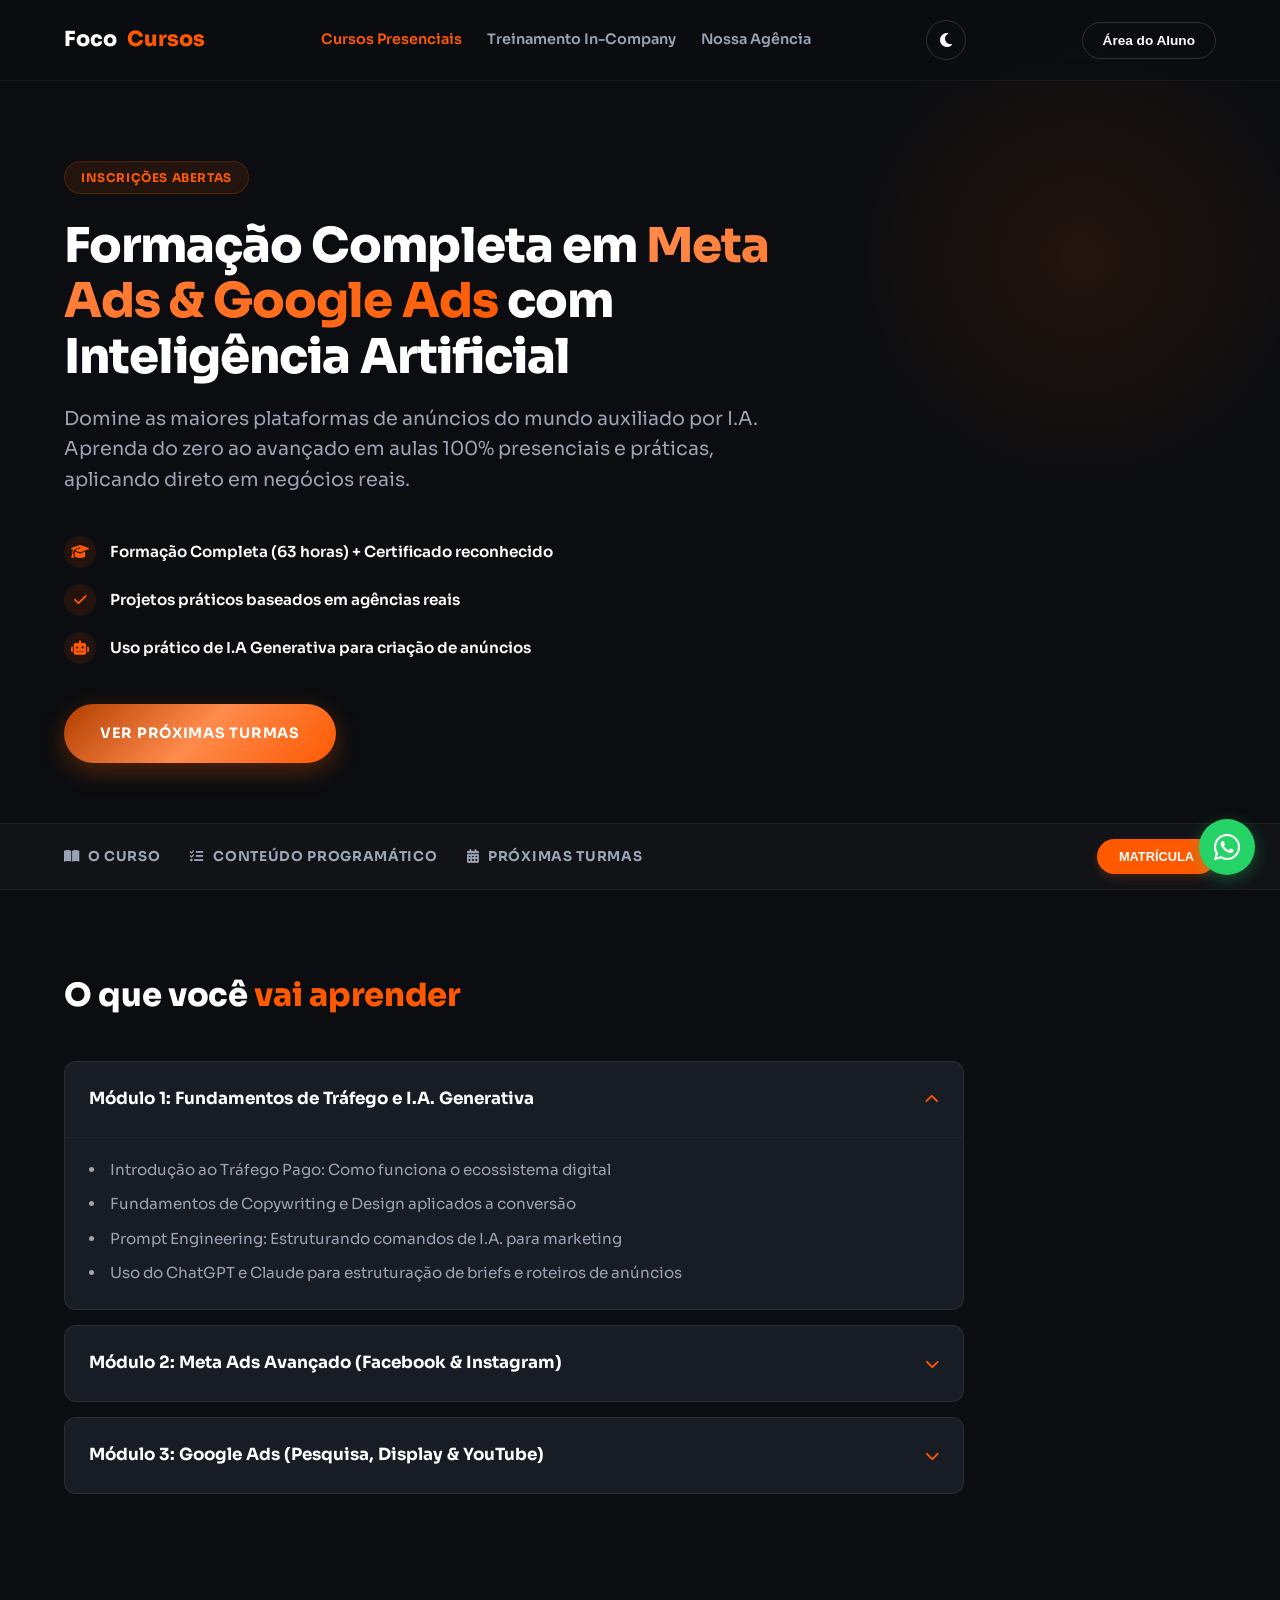
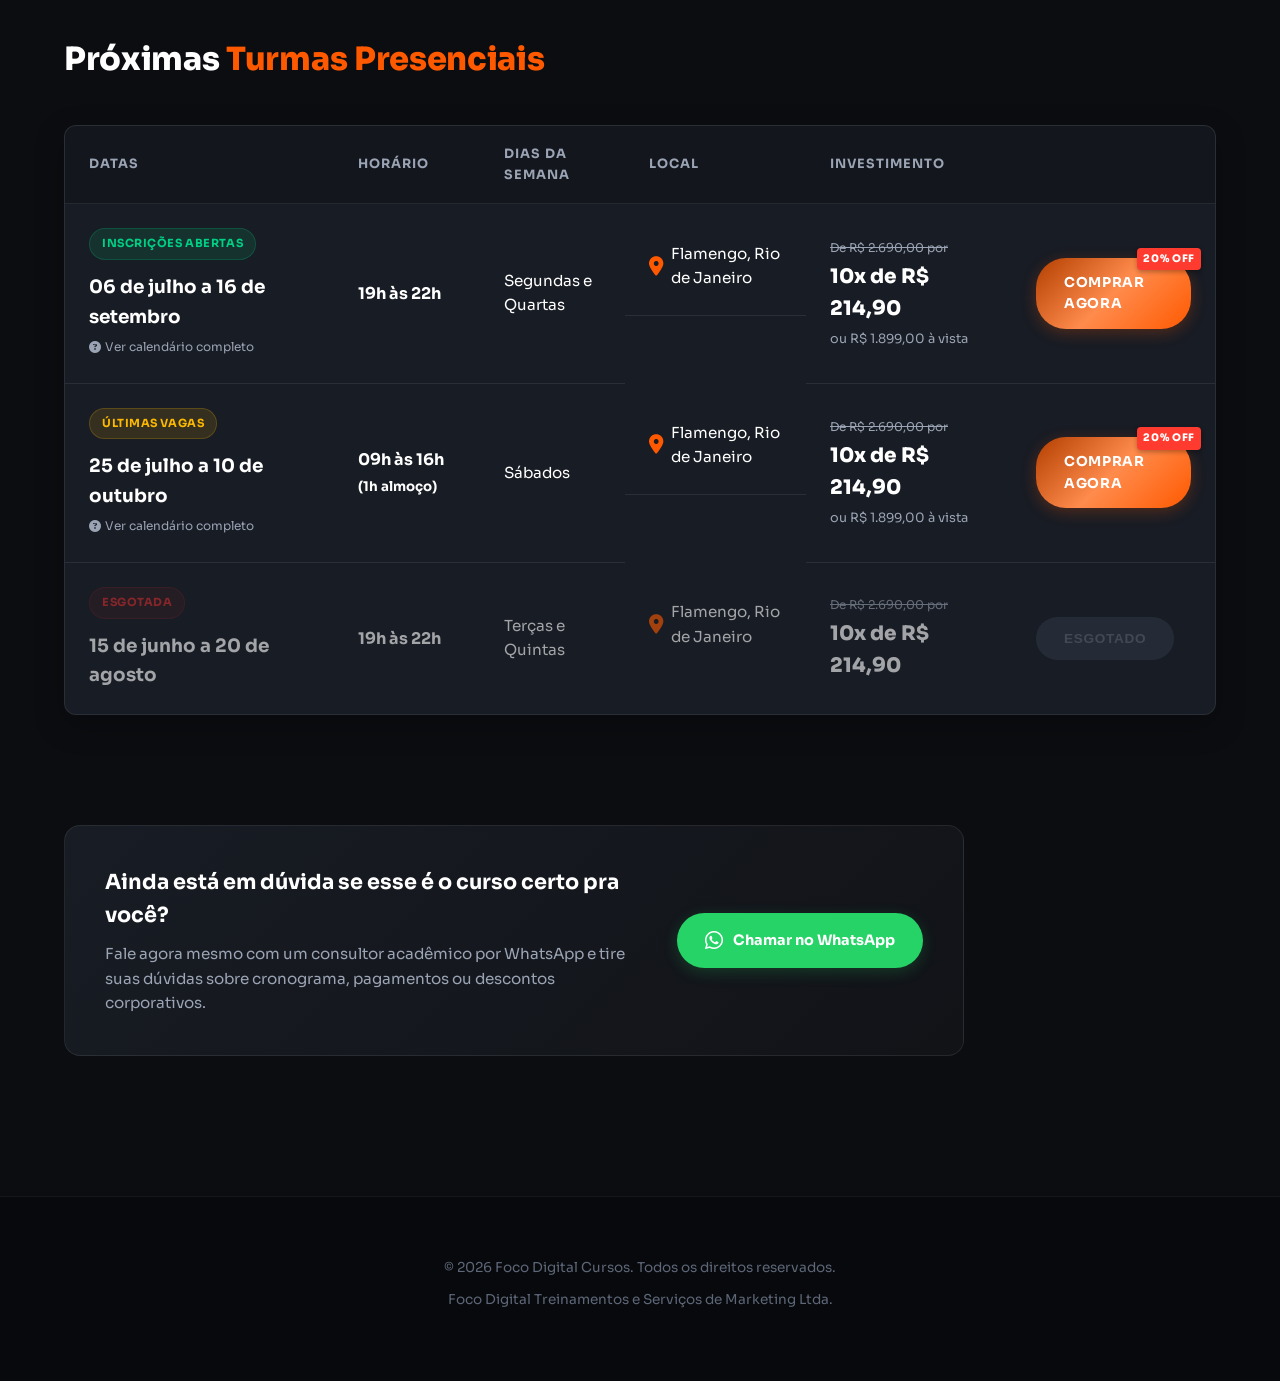
<file: cursos.html>
<!DOCTYPE html>
<html lang="pt-BR">
<head>
    <meta charset="UTF-8">
    <meta name="viewport" content="width=device-width, initial-scale=1.0">
    <title>Formação em Meta Ads e Google Ads com I.A. | Foco Digital Cursos</title>
    
    <!-- Google Fonts (Sora) -->
    <link rel="preconnect" href="https://fonts.googleapis.com">
    <link rel="preconnect" href="https://fonts.gstatic.com" crossorigin>
    <link href="https://fonts.googleapis.com/css2?family=Sora:wght@300;400;600;700;800&display=swap" rel="stylesheet">
    
    <!-- Dashicons Mockup (Since we use WP Dashicons, we link fontawesome or create SVG/unicode fallbacks, but we'll import Dashicons stylesheet or mock it with simple CSS/Unicode characters for the static page) -->
    <link rel="stylesheet" href="https://cdnjs.cloudflare.com/ajax/libs/font-awesome/6.4.0/css/all.min.css">
    
    <!-- Our Custom Table CSS -->
    <link rel="stylesheet" href="tabela-turmas.css">
    
    <!-- Mockup Page Styling -->
    <style>
        /* General Reset */
        * {
            margin: 0;
            padding: 0;
            box-sizing: border-box;
        }
        
        html, body {
            overflow-x: hidden;
        }
        
        body {
            background-color: #0b0d10;
            color: #ffffff;
            font-family: 'Sora', sans-serif;
            line-height: 1.6;
        }

        /* Mockup Dashicons Fallbacks */
        .dashicons {
            font-family: "Font Awesome 6 Free";
            font-weight: 900;
            font-style: normal;
        }
        .dashicons-location::before { content: "\f3c5"; }
        .dashicons-calendar-alt::before { content: "\f073"; }
        .dashicons-clock::before { content: "\f017"; }
        .dashicons-editor-help::before { content: "\f059"; }
        
        /* Layout Grid */
        .container {
            max-width: 1200px;
            margin: 0 auto;
            padding: 0 24px;
        }

        /* Header */
        header {
            border-bottom: 1px solid rgba(255, 255, 255, 0.05);
            background-color: rgba(11, 13, 16, 0.8);
            backdrop-filter: blur(10px);
            position: sticky;
            top: 0;
            z-index: 100;
            padding: 20px 0;
        }

        header .container {
            display: flex;
            justify-content: space-between;
            align-items: center;
        }

        .logo {
            display: flex;
            align-items: center;
            gap: 10px;
            font-weight: 800;
            font-size: 1.3rem;
            color: #ffffff;
            text-decoration: none;
        }

        .logo span {
            color: #ff5900;
        }

        nav {
            display: flex;
            gap: 25px;
            align-items: center;
        }

        nav a {
            color: #9ba4b4;
            text-decoration: none;
            font-size: 0.9rem;
            font-weight: 600;
            transition: color 0.2s ease;
        }

        nav a:hover {
            color: #ffffff;
        }

        nav a.active {
            color: #ff5900;
        }

        .nav-btn {
            background-color: transparent;
            color: #ffffff;
            border: 1px solid rgba(255, 255, 255, 0.15);
            padding: 10px 20px;
            border-radius: 30px;
            font-weight: 700;
            font-size: 0.85rem;
            cursor: pointer;
            transition: all 0.2s ease;
        }

        .nav-btn:hover {
            background-color: #ffffff;
            color: #0b0d10;
            border-color: #ffffff;
        }

        /* Hero Section */
        .hero {
            padding: 80px 0 60px 0;
            position: relative;
        }

        .hero::before {
            content: '';
            position: absolute;
            top: -10%;
            right: -10%;
            width: 500px;
            height: 500px;
            background: radial-gradient(circle, rgba(255, 89, 0, 0.1) 0%, rgba(0,0,0,0) 70%);
            z-index: -1;
        }

        .hero-tag {
            display: inline-flex;
            align-items: center;
            background-color: rgba(255, 89, 0, 0.1);
            color: #ff5900;
            padding: 6px 16px;
            border-radius: 20px;
            font-size: 0.75rem;
            font-weight: 700;
            letter-spacing: 0.05em;
            margin-bottom: 24px;
            border: 1px solid rgba(255, 89, 0, 0.2);
            text-transform: uppercase;
        }

        .hero h1 {
            font-size: 3rem;
            font-weight: 800;
            line-height: 1.15;
            letter-spacing: -0.02em;
            max-width: 800px;
            margin-bottom: 20px;
        }

        .hero h1 span.textura {
            background: linear-gradient(135deg, #ff8b4c 0%, #ff5900 100%);
            -webkit-background-clip: text;
            -webkit-text-fill-color: transparent;
        }

        .hero-description {
            font-size: 1.2rem;
            color: #9ba4b4;
            max-width: 700px;
            margin-bottom: 40px;
        }

        /* Bullet List */
        .hero-bullets {
            display: flex;
            flex-direction: column;
            gap: 16px;
            margin-bottom: 40px;
            max-width: 600px;
        }

        .bullet-item {
            display: flex;
            align-items: center;
            gap: 14px;
        }

        .bullet-icon {
            display: flex;
            align-items: center;
            justify-content: center;
            width: 32px;
            height: 32px;
            border-radius: 50%;
            background-color: rgba(255, 89, 0, 0.1);
            color: #ff5900;
            font-size: 0.9rem;
            flex-shrink: 0;
        }

        .bullet-text {
            font-size: 0.95rem;
            font-weight: 600;
        }

        .hero-cta-btn {
            display: inline-flex;
            align-items: center;
            justify-content: center;
            background: linear-gradient(135deg, #b23e00 0%, #ff8b4c 50%, #ff5900 100%);
            color: #ffffff;
            text-decoration: none;
            padding: 18px 36px;
            border-radius: 35px;
            font-weight: 700;
            text-transform: uppercase;
            font-size: 0.9rem;
            letter-spacing: 0.05em;
            box-shadow: 0 8px 25px rgba(255, 89, 0, 0.3);
            transition: all 0.2s ease;
        }

        .hero-cta-btn:hover {
            transform: translateY(-2px);
            box-shadow: 0 10px 30px rgba(255, 89, 0, 0.45);
        }

        /* Sticky Navigation Bar */
        .sticky-subnav {
            border-top: 1px solid rgba(255, 255, 255, 0.05);
            border-bottom: 1px solid rgba(255, 255, 255, 0.05);
            background-color: #111317;
            position: sticky;
            top: 75px;
            z-index: 90;
            padding: 15px 0;
        }

        .sticky-subnav .container {
            display: flex;
            justify-content: space-between;
            align-items: center;
        }

        .subnav-links {
            display: flex;
            gap: 30px;
        }

        .subnav-links a {
            color: #9ba4b4;
            text-decoration: none;
            font-size: 0.85rem;
            font-weight: 700;
            text-transform: uppercase;
            letter-spacing: 0.05em;
            display: flex;
            align-items: center;
            gap: 8px;
            transition: color 0.2s ease;
        }

        .subnav-links a:hover {
            color: #ffffff;
        }

        .subnav-btn {
            background-color: var(--foco-accent);
            color: #ffffff;
            border: none;
            padding: 10px 22px;
            border-radius: 30px;
            font-weight: 700;
            font-size: 0.8rem;
            text-transform: uppercase;
            cursor: pointer;
            box-shadow: 0 4px 10px rgba(255, 89, 0, 0.2);
            transition: all 0.2s ease;
        }

        .subnav-btn:hover {
            background-color: #ff7830;
            transform: translateY(-1px);
        }

        /* Section Styling */
        section {
            padding: 80px 0;
        }

        .section-title {
            font-size: 2rem;
            font-weight: 800;
            margin-bottom: 40px;
            letter-spacing: -0.01em;
        }

        .section-title span {
            color: #ff5900;
        }

        /* Accordion (Syllabus) */
        .syllabus-accordion {
            display: flex;
            flex-direction: column;
            gap: 15px;
            max-width: 900px;
            margin-bottom: 40px;
        }

        .accordion-item {
            background-color: #181c24;
            border: 1px solid var(--foco-border);
            border-radius: 12px;
            overflow: hidden;
        }

        .accordion-item summary {
            padding: 24px;
            font-weight: 700;
            font-size: 1.05rem;
            cursor: pointer;
            display: flex;
            justify-content: space-between;
            align-items: center;
            list-style: none;
            outline: none;
            user-select: none;
        }

        /* Hide default summary arrow */
        .accordion-item summary::-webkit-details-marker {
            display: none;
        }

        .accordion-item summary::after {
            content: '\f078';
            font-family: 'Font Awesome 6 Free';
            font-weight: 900;
            font-size: 0.9rem;
            color: #ff5900;
            transition: transform 0.2s ease;
        }

        .accordion-item[open] summary::after {
            transform: rotate(180deg);
        }

        .accordion-content {
            padding: 0 24px 24px 24px;
            color: #9ba4b4;
            font-size: 0.95rem;
            border-top: 1px solid rgba(255, 255, 255, 0.03);
            padding-top: 20px;
        }

        .accordion-content ul {
            list-style-position: inside;
            display: flex;
            flex-direction: column;
            gap: 10px;
        }

        /* Support Section (FAQ CTA) */
        .support-cta {
            background: linear-gradient(135deg, #181c24 0%, #111317 100%);
            border: 1px solid var(--foco-border);
            border-radius: 16px;
            padding: 40px;
            margin-bottom: 60px;
            max-width: 900px;
            display: flex;
            justify-content: space-between;
            align-items: center;
            gap: 30px;
        }

        .support-text h3 {
            font-size: 1.3rem;
            font-weight: 700;
            margin-bottom: 10px;
        }

        .support-text p {
            color: #9ba4b4;
            font-size: 0.95rem;
        }

        .support-btn {
            display: inline-flex;
            align-items: center;
            gap: 10px;
            background-color: #25d366;
            color: #ffffff;
            text-decoration: none;
            padding: 16px 28px;
            border-radius: 30px;
            font-weight: 700;
            font-size: 0.9rem;
            box-shadow: 0 4px 15px rgba(37, 211, 102, 0.2);
            transition: all 0.2s ease;
            white-space: nowrap;
        }

        .support-btn:hover {
            transform: translateY(-2px);
            box-shadow: 0 6px 20px rgba(37, 211, 102, 0.35);
        }

        /* Footer */
        footer {
            background-color: #08090c;
            padding: 60px 0;
            border-top: 1px solid rgba(255, 255, 255, 0.05);
            color: #5d6778;
            font-size: 0.85rem;
            text-align: center;
        }

        footer p {
            margin-bottom: 10px;
        }

        /* Responsive Fixes for Mockup page */
        @media screen and (max-width: 768px) {
            .hero h1 {
                font-size: 2.2rem;
            }
            .hero-description {
                font-size: 1rem;
            }
            header .nav-btn, nav {
                display: none;
            }
            .sticky-subnav {
                display: none;
            }
            .support-cta {
                flex-direction: column;
                text-align: center;
                padding: 30px 20px;
            }
            .support-btn {
                width: 100%;
            }
        }

        /* Theme Toggle Button Style */
        .theme-toggle-wrapper {
            display: flex;
            align-items: center;
        }

        #theme-toggle {
            background: none;
            border: 1px solid rgba(255, 255, 255, 0.15);
            color: #ffffff;
            width: 40px;
            height: 40px;
            border-radius: 50%;
            cursor: pointer;
            display: flex;
            align-items: center;
            justify-content: center;
            font-size: 1rem;
            transition: all 0.2s ease;
        }

        #theme-toggle:hover {
            background-color: rgba(255, 255, 255, 0.05);
            transform: scale(1.05);
        }

        /* Light Mode Theme Styles */
        body.light-mode {
            background-color: #f8fafc;
            color: #0f172a;
        }

        body.light-mode header {
            background-color: rgba(255, 255, 255, 0.8);
            border-bottom: 1px solid rgba(0, 0, 0, 0.05);
        }

        body.light-mode .logo {
            color: #0f172a;
        }

        body.light-mode nav a {
            color: #64748b;
        }

        body.light-mode nav a:hover {
            color: #0f172a;
        }

        body.light-mode #theme-toggle {
            border-color: rgba(0, 0, 0, 0.15);
            color: #0f172a;
        }

        body.light-mode #theme-toggle:hover {
            background-color: rgba(0, 0, 0, 0.05);
        }

        body.light-mode .nav-btn {
            border-color: rgba(0, 0, 0, 0.15);
            color: #0f172a;
        }

        body.light-mode .nav-btn:hover {
            background-color: #0f172a;
            color: #ffffff;
            border-color: #0f172a;
        }

        body.light-mode .hero h1 {
            color: #0f172a;
        }

        body.light-mode .hero-description {
            color: #475569;
        }

        body.light-mode .bullet-text {
            color: #334155;
        }

        body.light-mode .sticky-subnav {
            background-color: #ffffff;
            border-top: 1px solid rgba(0, 0, 0, 0.05);
            border-bottom: 1px solid rgba(0, 0, 0, 0.05);
        }

        body.light-mode .sticky-subnav a {
            color: #64748b;
        }

        body.light-mode .sticky-subnav a:hover {
            color: #0f172a;
        }

        body.light-mode .section-title {
            color: #0f172a;
        }

        body.light-mode .accordion-item {
            background-color: #ffffff;
        }

        body.light-mode .accordion-content {
            color: #475569;
        }

        body.light-mode .support-cta {
            background: linear-gradient(135deg, #ffffff 0%, #f1f5f9 100%);
        }

        body.light-mode .support-text h3 {
            color: #0f172a;
        }

        body.light-mode .support-text p {
            color: #475569;
        }

        body.light-mode footer {
            background-color: #f1f5f9;
            color: #64748b;
            border-top: 1px solid rgba(0, 0, 0, 0.05);
        }

        /* Floating WhatsApp Button */
        .floating-whatsapp {
            position: fixed;
            bottom: 25px;
            right: 25px;
            width: 56px;
            height: 56px;
            background-color: #25D366;
            color: #ffffff;
            border-radius: 50%;
            display: flex !important;
            align-items: center;
            justify-content: center;
            font-size: 1.85rem;
            box-shadow: 0 4px 16px rgba(37, 211, 102, 0.35);
            z-index: 1050;
            transition: all 0.3s cubic-bezier(0.175, 0.885, 0.32, 1.275);
            text-decoration: none;
            visibility: visible !important;
        }
        
        .floating-whatsapp:hover {
            transform: scale(1.1) translateY(-5px);
            box-shadow: 0 6px 20px rgba(37, 211, 102, 0.5);
            color: #ffffff;
        }
        
        @media (max-width: 768px) {
            .floating-whatsapp {
                bottom: 20px;
                right: 20px;
                width: 50px;
                height: 50px;
                font-size: 1.6rem;
                display: flex !important;
                visibility: visible !important;
            }
        }
    </style>
</head>
<body>

    <!-- Header Section -->
    <header>
        <div class="container">
            <a href="#" class="logo">
                Foco<span>Cursos</span>
            </a>
            <nav>
                <a href="#" class="active">Cursos Presenciais</a>
                <a href="#">Treinamento In-Company</a>
                <a href="agencia.html">Nossa Agência</a>
            </nav>
            <div class="theme-toggle-wrapper">
                <button id="theme-toggle" aria-label="Alternar tema">
                    <i class="fa-solid fa-moon"></i>
                </button>
            </div>
            <button class="nav-btn">Área do Aluno</button>
        </div>
    </header>

    <!-- Hero Section -->
    <div class="container">
        <section class="hero">
            <div class="hero-tag">Inscrições Abertas</div>
            <h1>Formação Completa em <span class="textura">Meta Ads & Google Ads</span> com Inteligência Artificial</h1>
            <p class="hero-description">Domine as maiores plataformas de anúncios do mundo auxiliado por I.A. Aprenda do zero ao avançado em aulas 100% presenciais e práticas, aplicando direto em negócios reais.</p>
            
            <div class="hero-bullets">
                <div class="bullet-item">
                    <span class="bullet-icon"><i class="fa-solid fa-graduation-cap"></i></span>
                    <span class="bullet-text">Formação Completa (63 horas) + Certificado reconhecido</span>
                </div>
                <div class="bullet-item">
                    <span class="bullet-icon"><i class="fa-solid fa-check"></i></span>
                    <span class="bullet-text">Projetos práticos baseados em agências reais</span>
                </div>
                <div class="bullet-item">
                    <span class="bullet-icon"><i class="fa-solid fa-robot"></i></span>
                    <span class="bullet-text">Uso prático de I.A Generativa para criação de anúncios</span>
                </div>
            </div>
            
            <a href="#comprar" class="hero-cta-btn">Ver Próximas Turmas</a>
        </section>
    </div>

    <!-- Sticky Navigation Subbar -->
    <div class="sticky-subnav">
        <div class="container">
            <div class="subnav-links">
                <a href="#curso"><i class="fa-solid fa-book-open"></i> O Curso</a>
                <a href="#conteudo"><i class="fa-solid fa-list-check"></i> Conteúdo Programático</a>
                <a href="#comprar"><i class="fa-solid fa-calendar-days"></i> Próximas Turmas</a>
            </div>
            <button class="subnav-btn" onclick="document.getElementById('comprar').scrollIntoView({behavior: 'smooth'})">Matrícula</button>
        </div>
    </div>

    <!-- Syllabus Content Section -->
    <div class="container" id="conteudo">
        <section>
            <h2 class="section-title">O que você <span>vai aprender</span></h2>
            
            <div class="syllabus-accordion">
                <details class="accordion-item" open>
                    <summary>Módulo 1: Fundamentos de Tráfego e I.A. Generativa</summary>
                    <div class="accordion-content">
                        <ul>
                            <li>Introdução ao Tráfego Pago: Como funciona o ecossistema digital</li>
                            <li>Fundamentos de Copywriting e Design aplicados a conversão</li>
                            <li>Prompt Engineering: Estruturando comandos de I.A. para marketing</li>
                            <li>Uso do ChatGPT e Claude para estruturação de briefs e roteiros de anúncios</li>
                        </ul>
                    </div>
                </details>
                
                <details class="accordion-item">
                    <summary>Módulo 2: Meta Ads Avançado (Facebook & Instagram)</summary>
                    <div class="accordion-content">
                        <ul>
                            <li>Estrutura de contas: Gerenciador de Negócios (BM) e Contas de Anúncios</li>
                            <li>Pixel do Meta e API de Conversão: Instalação e Rastreamento completo</li>
                            <li>Públicos de Anúncio: Personalizados, Lookalike (Semelhantes) e Públicos de Interesse</li>
                            <li>Otimização de Orçamento (CBO vs ABO) e estratégias de lances</li>
                            <li>Remarketing avançado e estruturação de funil de vendas</li>
                        </ul>
                    </div>
                </details>
                
                <details class="accordion-item">
                    <summary>Módulo 3: Google Ads (Pesquisa, Display & YouTube)</summary>
                    <div class="accordion-content">
                        <ul>
                            <li>Rede de Pesquisa: Planejamento de palavras-chave, correspondências e anúncios responsivos</li>
                            <li>Campanhas de Performance Max (PMax): A força da I.A. do Google</li>
                            <li>YouTube Ads: Formatos de vídeo In-Stream e Bumper Ads</li>
                            <li>Tag de Google e rastreamento no GA4 (Google Analytics)</li>
                        </ul>
                    </div>
                </details>
            </div>
        </section>
    </div>

    <!-- The Schedule Table Section (Our custom widget / shortcode mockup) -->
    <div class="container" id="comprar">
        <section style="padding-top: 20px;">
            <h2 class="section-title">Próximas <span>Turmas Presenciais</span></h2>
            
            <!-- Exact HTML produced by [tabela_turmas] -->
            <div class="foco-agenda-wrapper">
                
                <!-- DESKTOP TABLE VIEW -->
                <div class="foco-table-desktop-container">
                    <table class="foco-table-turmas">
                        <thead>
                            <tr>
                                <th class="col-datas">Datas</th>
                                <th class="col-horario">Horário</th>
                                <th class="col-dias">Dias da Semana</th>
                                <th class="col-local">Local</th>
                                <th class="col-valores">Investimento</th>
                                <th class="col-botao"></th>
                            </tr>
                        </thead>
                        <tbody>
                            <!-- Row 1: Turma de Julho -->
                            <tr>
                                <td class="cell-datas">
                                    <span class="badge-status status-aberta">Inscrições Abertas</span>
                                    <div class="datas-periodo">06 de julho a 16 de setembro</div>
                                    <div class="datas-detalhe-tooltip" title="Dias de aula: 6, 8, 13, 15, 20, 22, 27, 29 de julho, 3, 5, 10, 12, 17, 19, 24, 26, 31 de agosto, 2, 9, 14 e 16 de setembro">
                                        <i class="dashicons dashicons-editor-help"></i> Ver calendário completo
                                    </div>
                                </td>
                                <td class="cell-horario">
                                    <strong>19h às 22h</strong>
                                </td>
                                <td class="cell-dias">
                                    Segundas e Quartas
                                </td>
                                <td class="cell-local">
                                    <span class="icon-map"><i class="dashicons dashicons-location"></i></span>
                                    <span>Flamengo, Rio de Janeiro</span>
                                </td>
                                <td class="cell-valores">
                                    <div class="preco-riscado">De R$ 2.690,00 por</div>
                                    <div class="preco-principal">10x de R$ 214,90</div>
                                    <div class="preco-avista">ou R$ 1.899,00 à vista</div>
                                </td>
                                <td class="cell-botao">
                                    <a href="#" class="btn-checkout">
                                        Comprar agora
                                        <span class="badge-desconto">20% OFF</span>
                                    </a>
                                </td>
                            </tr>
                            
                            <!-- Row 2: Turma de Fim de Semana -->
                            <tr>
                                <td class="cell-datas">
                                    <span class="badge-status status-ultimas">Últimas Vagas</span>
                                    <div class="datas-periodo">25 de julho a 10 de outubro</div>
                                    <div class="datas-detalhe-tooltip" title="Aulas aos sábados: 25 de julho, 1, 8, 15, 22, 29 de agosto, 12, 19, 26 de setembro, 3 e 10 de outubro.">
                                        <i class="dashicons dashicons-editor-help"></i> Ver calendário completo
                                    </div>
                                </td>
                                <td class="cell-horario">
                                    <strong>09h às 16h <small>(1h almoço)</small></strong>
                                </td>
                                <td class="cell-dias">
                                    Sábados
                                </td>
                                <td class="cell-local">
                                    <span class="icon-map"><i class="dashicons dashicons-location"></i></span>
                                    <span>Flamengo, Rio de Janeiro</span>
                                </td>
                                <td class="cell-valores">
                                    <div class="preco-riscado">De R$ 2.690,00 por</div>
                                    <div class="preco-principal">10x de R$ 214,90</div>
                                    <div class="preco-avista">ou R$ 1.899,00 à vista</div>
                                </td>
                                <td class="cell-botao">
                                    <a href="#" class="btn-checkout">
                                        Comprar agora
                                        <span class="badge-desconto">20% OFF</span>
                                    </a>
                                </td>
                            </tr>
                            
                            <!-- Row 3: Turma Esgotada -->
                            <tr class="turma-esgotada">
                                <td class="cell-datas">
                                    <span class="badge-status status-esgotada">Esgotada</span>
                                    <div class="datas-periodo">15 de junho a 20 de agosto</div>
                                </td>
                                <td class="cell-horario">
                                    <strong>19h às 22h</strong>
                                </td>
                                <td class="cell-dias">
                                    Terças e Quintas
                                </td>
                                <td class="cell-local">
                                    <span class="icon-map"><i class="dashicons dashicons-location"></i></span>
                                    <span>Flamengo, Rio de Janeiro</span>
                                </td>
                                <td class="cell-valores">
                                    <div class="preco-riscado">De R$ 2.690,00 por</div>
                                    <div class="preco-principal">10x de R$ 214,90</div>
                                </td>
                                <td class="cell-botao">
                                    <button class="btn-checkout disabled" disabled>Esgotado</button>
                                </td>
                            </tr>
                        </tbody>
                    </table>
                </div>

                <!-- MOBILE CARDS VIEW -->
                <div class="foco-cards-mobile-container">
                    <!-- Card 1 -->
                    <div class="foco-turma-card">
                        <div class="card-header">
                            <span class="badge-status status-aberta">Inscrições Abertas</span>
                            <span class="badge-desconto-card">20% OFF</span>
                        </div>
                        <div class="card-datas">
                            <div class="card-title">INSCRIÇÕES ABERTAS</div>
                            <div class="card-periodo">06 de julho a 16 de setembro</div>
                        </div>
                        <div class="card-details-list">
                            <div class="card-detail-item">
                                <span class="detail-icon"><i class="dashicons dashicons-location"></i></span>
                                <span class="detail-text">Aulas presenciais no Flamengo, Rio de Janeiro</span>
                            </div>
                            <div class="card-detail-item">
                                <span class="detail-icon"><i class="dashicons dashicons-calendar-alt"></i></span>
                                <span class="detail-text">Segundas e Quartas – Das 19h às 22h</span>
                            </div>
                            <div class="card-detail-item data-detalhada">
                                <span class="detail-icon"><i class="dashicons dashicons-clock"></i></span>
                                <span class="detail-text"><strong>Datas das aulas:</strong> 6, 8, 13, 15, 20, 22, 27, 29 de julho, 3, 5, 10, 12, 17, 19, 24, 26, 31 de agosto, 2, 9, 14 e 16 de setembro</span>
                            </div>
                        </div>
                        <div class="card-pricing">
                            <div class="card-price-de">TOTAL: de R$ <span class="risco">2.690,00</span></div>
                            <div class="card-price-por">POR APENAS 10x de R$ 214,90</div>
                            <div class="card-price-avista">ou R$ 1.899,00 à vista</div>
                        </div>
                        <div class="card-action">
                            <a href="#" class="btn-checkout-card">Inscreva-se Agora</a>
                        </div>
                    </div>
                    
                    <!-- Card 2 -->
                    <div class="foco-turma-card">
                        <div class="card-header">
                            <span class="badge-status status-ultimas">Últimas Vagas</span>
                            <span class="badge-desconto-card">20% OFF</span>
                        </div>
                        <div class="card-datas">
                            <div class="card-title">INSCRIÇÕES ABERTAS</div>
                            <div class="card-periodo">25 de julho a 10 de outubro</div>
                        </div>
                        <div class="card-details-list">
                            <div class="card-detail-item">
                                <span class="detail-icon"><i class="dashicons dashicons-location"></i></span>
                                <span class="detail-text">Aulas presenciais no Flamengo, Rio de Janeiro</span>
                            </div>
                            <div class="card-detail-item">
                                <span class="detail-icon"><i class="dashicons dashicons-calendar-alt"></i></span>
                                <span class="detail-text">Sábados – Das 09h às 16h</span>
                            </div>
                            <div class="card-detail-item data-detalhada">
                                <span class="detail-icon"><i class="dashicons dashicons-clock"></i></span>
                                <span class="detail-text"><strong>Datas das aulas:</strong> 25 de julho, 1, 8, 15, 22, 29 de agosto, 12, 19, 26 de setembro, 3 e 10 de outubro</span>
                            </div>
                        </div>
                        <div class="card-pricing">
                            <div class="card-price-de">TOTAL: de R$ <span class="risco">2.690,00</span></div>
                            <div class="card-price-por">POR APENAS 10x de R$ 214,90</div>
                            <div class="card-price-avista">ou R$ 1.899,00 à vista</div>
                        </div>
                        <div class="card-action">
                            <a href="#" class="btn-checkout-card">Inscreva-se Agora</a>
                        </div>
                    </div>

                    <!-- Card Esgotado -->
                    <div class="foco-turma-card turma-esgotada">
                        <div class="card-header">
                            <span class="badge-status status-esgotada">Esgotada</span>
                        </div>
                        <div class="card-datas">
                            <div class="card-title">INSCRIÇÕES ENCERRADAS</div>
                            <div class="card-periodo">15 de junho a 20 de agosto</div>
                        </div>
                        <div class="card-details-list">
                            <div class="card-detail-item">
                                <span class="detail-icon"><i class="dashicons dashicons-location"></i></span>
                                <span class="detail-text">Aulas presenciais no Flamengo, Rio de Janeiro</span>
                            </div>
                            <div class="card-detail-item">
                                <span class="detail-icon"><i class="dashicons dashicons-calendar-alt"></i></span>
                                <span class="detail-text">Terças e Quintas – Das 19h às 22h</span>
                            </div>
                        </div>
                        <div class="card-pricing">
                            <div class="card-price-por">TURMA ENCERRADA</div>
                        </div>
                        <div class="card-action">
                            <button class="btn-checkout-card disabled" disabled>Esgotada</button>
                        </div>
                    </div>

                </div>

            </div>
        </section>
    </div>

    <!-- Doubt / FAQ CTA -->
    <div class="container">
        <section style="padding-top: 0px;">
            <div class="support-cta">
                <div class="support-text">
                    <h3>Ainda está em dúvida se esse é o curso certo pra você?</h3>
                    <p>Fale agora mesmo com um consultor acadêmico por WhatsApp e tire suas dúvidas sobre cronograma, pagamentos ou descontos corporativos.</p>
                </div>
                <a href="#" class="support-btn">
                    <i class="fa-brands fa-whatsapp" style="font-size: 1.3rem;"></i>
                    Chamar no WhatsApp
                </a>
            </div>
        </section>
    </div>

    <!-- Footer -->
    <footer>
        <div class="container">
            <p>&copy; 2026 Foco Digital Cursos. Todos os direitos reservados.</p>
            <p>Foco Digital Treinamentos e Serviços de Marketing Ltda.</p>
        </div>
    </footer>

    <!-- Theme Toggle Script -->
    <script>
        const toggleBtn = document.getElementById('theme-toggle');
        const currentTheme = localStorage.getItem('theme') || 'dark';

        // Apply theme on load
        if (currentTheme === 'light') {
            document.body.classList.add('light-mode');
            toggleBtn.innerHTML = '<i class="fa-solid fa-sun"></i>';
        } else {
            toggleBtn.innerHTML = '<i class="fa-solid fa-moon"></i>';
        }

        // Toggle action
        toggleBtn.addEventListener('click', () => {
            document.body.classList.toggle('light-mode');
            let theme = 'dark';
            if (document.body.classList.contains('light-mode')) {
                theme = 'light';
                toggleBtn.innerHTML = '<i class="fa-solid fa-sun"></i>';
            } else {
                toggleBtn.innerHTML = '<i class="fa-solid fa-moon"></i>';
            }
            localStorage.setItem('theme', theme);
        });
    </script>

    <!-- Floating WhatsApp Button -->
    <a href="https://wa.me/5521994042310?text=Olá! Gostaria de falar com a equipe da Foco Digital." class="floating-whatsapp" target="_blank" rel="noopener noreferrer" aria-label="Fale conosco no WhatsApp">
        <i class="fa-brands fa-whatsapp"></i>
    </a>
</body>
</html>
</file>
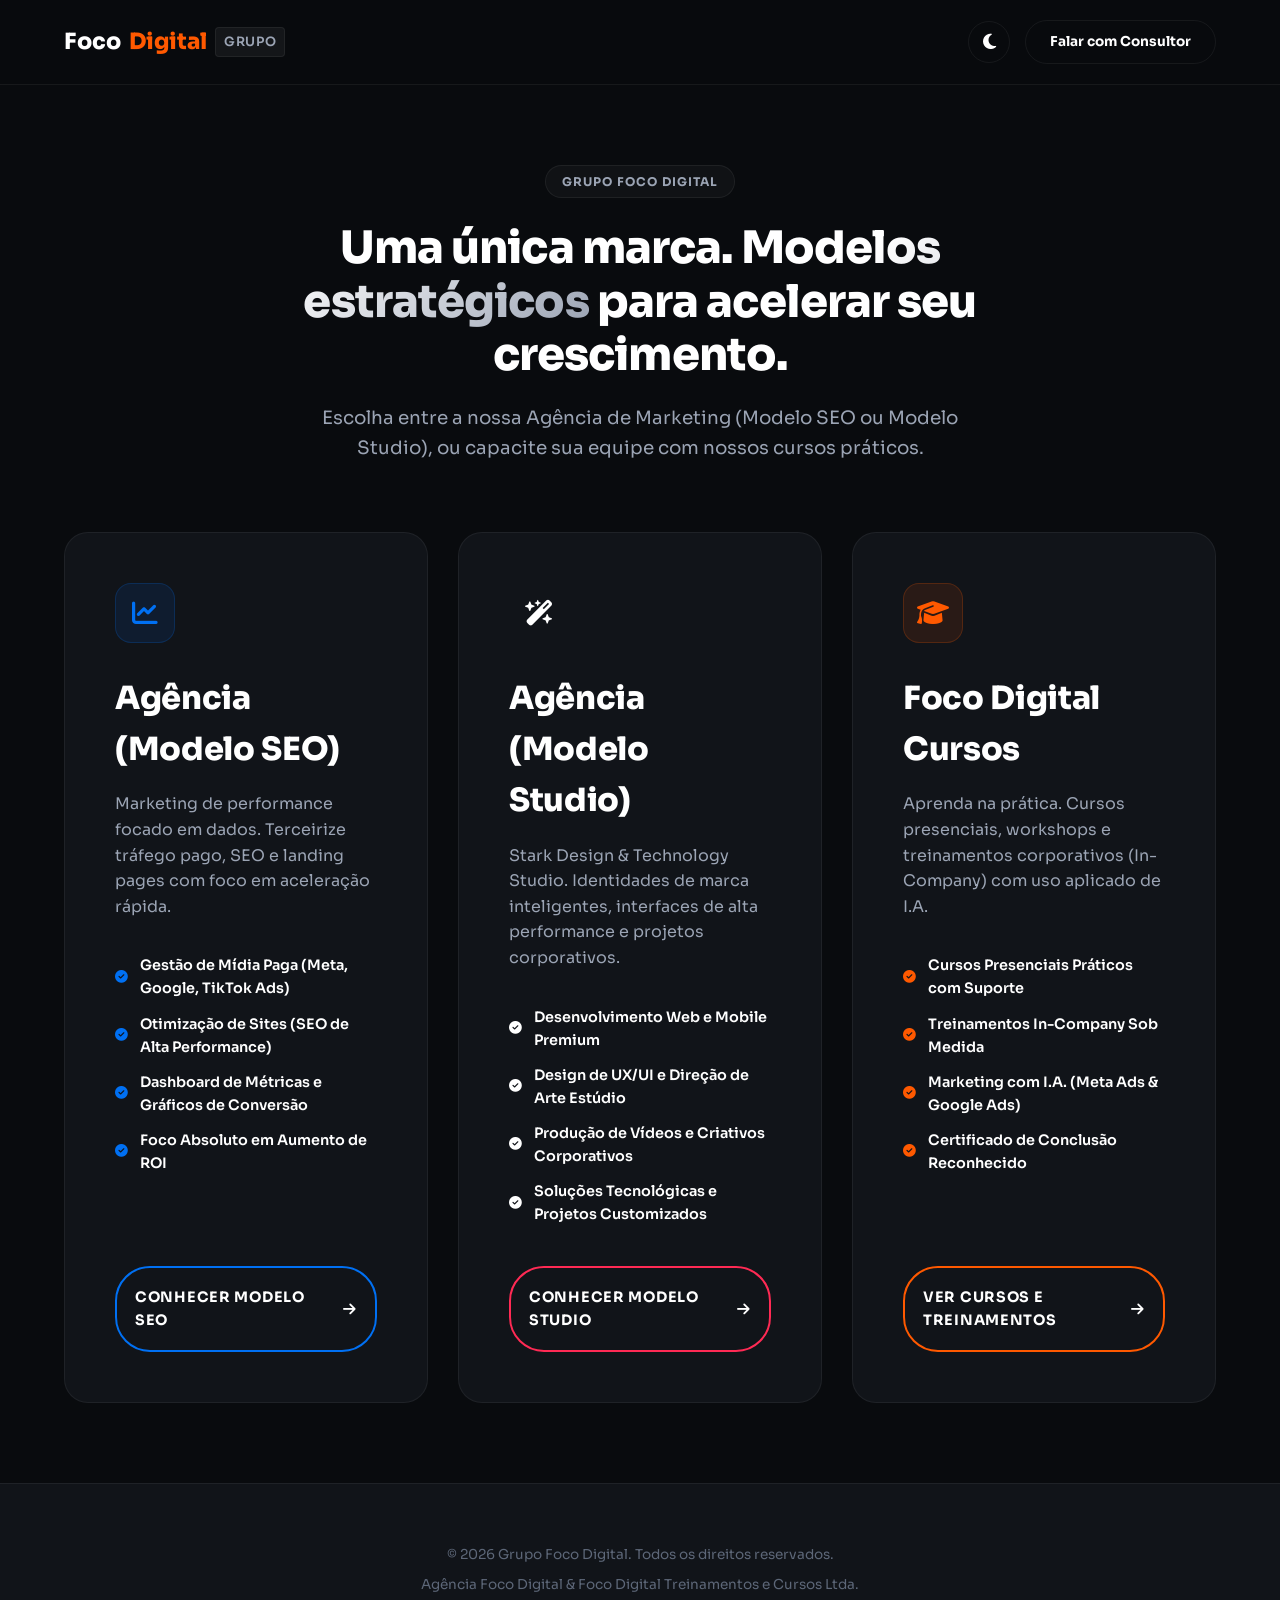
<file: home-agencia.html>
<!DOCTYPE html>
<html lang="pt-BR">
<head>
    <meta charset="UTF-8">
    <meta name="viewport" content="width=device-width, initial-scale=1.0">
    <title>Agência Foco Digital | Gateway de Serviços e Treinamentos</title>
    
    <!-- Link to Stylesheet -->
    <link rel="stylesheet" href="home.css">
    
    <!-- FontAwesome for Icons -->
    <link rel="stylesheet" href="https://cdnjs.cloudflare.com/ajax/libs/font-awesome/6.4.0/css/all.min.css">
</head>
<body>

    <!-- Header Section -->
    <header>
        <div class="container">
            <div class="header-inner">
                <a href="#" class="logo">
                    Foco<span>Digital</span>
                    <span class="agency-text">Grupo</span>
                </a>
                <div class="header-actions">
                    <button id="theme-toggle" aria-label="Alternar tema">
                        <i class="fa-solid fa-moon"></i>
                    </button>
                    <a href="https://api.whatsapp.com/send?phone=5521971857144" class="contact-btn" target="_blank">Falar com Consultor</a>
                </div>
            </div>
        </div>
    </header>

    <!-- Intro Headline Section -->
    <div class="container">
        <section class="intro-section">
            <div class="intro-tag">Grupo Foco Digital</div>
            <h1>Uma única marca. <span>Modelos estratégicos</span> para acelerar seu crescimento.</h1>
            <p class="intro-subtitle">Escolha entre a nossa Agência de Marketing (Modelo SEO ou Modelo Studio), ou capacite sua equipe com nossos cursos práticos.</p>
        </section>
    </div>

    <!-- The Gateway Split Cards -->
    <div class="container">
        <div class="gateway-grid">
            
            <!-- Card 1: Agency Services (SEO Model) -->
            <div class="gateway-card agency-side" onclick="window.location.href='agencia.html'">
                <div class="card-top">
                    <div class="card-icon">
                        <i class="fa-solid fa-chart-line"></i>
                    </div>
                    <div class="card-title">Agência (Modelo SEO)</div>
                    <div class="card-desc">Marketing de performance focado em dados. Terceirize tráfego pago, SEO e landing pages com foco em aceleração rápida.</div>
                    
                    <ul class="card-bullets">
                        <li><i class="fa-solid fa-circle-check"></i> Gestão de Mídia Paga (Meta, Google, TikTok Ads)</li>
                        <li><i class="fa-solid fa-circle-check"></i> Otimização de Sites (SEO de Alta Performance)</li>
                        <li><i class="fa-solid fa-circle-check"></i> Dashboard de Métricas e Gráficos de Conversão</li>
                        <li><i class="fa-solid fa-circle-check"></i> Foco Absoluto em Aumento de ROI</li>
                    </ul>
                </div>
                <div class="card-bottom">
                    <a href="agencia.html" class="gateway-btn">
                        Conhecer Modelo SEO
                        <i class="fa-solid fa-arrow-right"></i>
                    </a>
                </div>
            </div>

            <!-- Card 2: Agency Services (Studio Model) -->
            <div class="gateway-card studio-side" onclick="window.location.href='agencia-digital.html'">
                <div class="card-top">
                    <div class="card-icon">
                        <i class="fa-solid fa-wand-magic-sparkles"></i>
                    </div>
                    <div class="card-title">Agência (Modelo Studio)</div>
                    <div class="card-desc">Stark Design & Technology Studio. Identidades de marca inteligentes, interfaces de alta performance e projetos corporativos.</div>
                    
                    <ul class="card-bullets">
                        <li><i class="fa-solid fa-circle-check"></i> Desenvolvimento Web e Mobile Premium</li>
                        <li><i class="fa-solid fa-circle-check"></i> Design de UX/UI e Direção de Arte Estúdio</li>
                        <li><i class="fa-solid fa-circle-check"></i> Produção de Vídeos e Criativos Corporativos</li>
                        <li><i class="fa-solid fa-circle-check"></i> Soluções Tecnológicas e Projetos Customizados</li>
                    </ul>
                </div>
                <div class="card-bottom">
                    <a href="agencia-digital.html" class="gateway-btn">
                        Conhecer Modelo Studio
                        <i class="fa-solid fa-arrow-right"></i>
                    </a>
                </div>
            </div>

            <!-- Card 3: Course Division -->
            <div class="gateway-card courses-side" onclick="window.location.href='index.html'">
                <div class="card-top">
                    <div class="card-icon">
                        <i class="fa-solid fa-graduation-cap"></i>
                    </div>
                    <div class="card-title">Foco Digital Cursos</div>
                    <div class="card-desc">Aprenda na prática. Cursos presenciais, workshops e treinamentos corporativos (In-Company) com uso aplicado de I.A.</div>
                    
                    <ul class="card-bullets">
                        <li><i class="fa-solid fa-circle-check"></i> Cursos Presenciais Práticos com Suporte</li>
                        <li><i class="fa-solid fa-circle-check"></i> Treinamentos In-Company Sob Medida</li>
                        <li><i class="fa-solid fa-circle-check"></i> Marketing com I.A. (Meta Ads & Google Ads)</li>
                        <li><i class="fa-solid fa-circle-check"></i> Certificado de Conclusão Reconhecido</li>
                    </ul>
                </div>
                <div class="card-bottom">
                    <a href="index.html" class="gateway-btn">
                        Ver Cursos e Treinamentos
                        <i class="fa-solid fa-arrow-right"></i>
                    </a>
                </div>
            </div>

        </div>
    </div>

    <!-- Footer -->
    <footer>
        <div class="container">
            <p>&copy; 2026 Grupo Foco Digital. Todos os direitos reservados.</p>
            <p>Agência Foco Digital & Foco Digital Treinamentos e Cursos Ltda.</p>
        </div>
    </footer>

    <!-- Theme Toggle Javascript -->
    <script>
        const toggleBtn = document.getElementById('theme-toggle');
        const currentTheme = localStorage.getItem('theme') || 'dark';

        // Apply theme on load
        if (currentTheme === 'light') {
            document.body.classList.add('light-mode');
            toggleBtn.innerHTML = '<i class="fa-solid fa-sun"></i>';
        } else {
            toggleBtn.innerHTML = '<i class="fa-solid fa-moon"></i>';
        }

        // Toggle theme action
        toggleBtn.addEventListener('click', (e) => {
            e.stopPropagation(); // Avoid triggering card click when clicking the theme button
            document.body.classList.toggle('light-mode');
            let theme = 'dark';
            if (document.body.classList.contains('light-mode')) {
                theme = 'light';
                toggleBtn.innerHTML = '<i class="fa-solid fa-sun"></i>';
            } else {
                theme = 'light'; // wait, fallback to dark
                theme = 'dark';
                toggleBtn.innerHTML = '<i class="fa-solid fa-moon"></i>';
            }
            localStorage.setItem('theme', theme);
        });
    </script>

</body>
</html>
</file>
<file: tabela-turmas.css>
/* ==========================================================================
   Tabela de Turmas - Foco Digital Cursos
   Estilo Premium de Alto Impacto (Dark Mode com Detalhes Laranja)
   ========================================================================== */

/* Font & Global Variables */
@import url('https://fonts.googleapis.com/css2?family=Sora:wght@400;600;700;800&display=swap');

:root {
    --foco-bg-table: #181c24;
    --foco-bg-row-hover: #1e2430;
    --foco-text-primary: #ffffff;
    --foco-text-muted: #9ba4b4;
    --foco-accent: #ff5900;
    --foco-accent-hover: #ff7830;
    --foco-accent-grad: linear-gradient(135deg, #b23e00 0%, #ff8b4c 50%, #ff5900 100%);
    --foco-border: rgba(255, 255, 255, 0.08);
    --foco-font: 'Sora', sans-serif;
    
    /* Status Colors */
    --status-aberta-bg: rgba(0, 208, 130, 0.12);
    --status-aberta-text: #00d084;
    --status-ultimas-bg: rgba(252, 185, 0, 0.12);
    --status-ultimas-text: #fcb900;
    --status-esgotada-bg: rgba(207, 46, 46, 0.12);
    --status-esgotada-text: #cf2e2e;
}

/* Wrapper Layout */
.foco-agenda-wrapper {
    font-family: var(--foco-font);
    color: var(--foco-text-primary);
    width: 100%;
    margin: 30px 0;
    box-sizing: border-box;
}

.foco-agenda-wrapper *,
.foco-agenda-wrapper *::before,
.foco-agenda-wrapper *::after {
    box-sizing: border-box;
}

/* Status Badges */
.badge-status {
    display: inline-block;
    padding: 6px 12px;
    border-radius: 20px;
    font-size: 0.7rem;
    font-weight: 700;
    text-transform: uppercase;
    letter-spacing: 0.05em;
    margin-bottom: 8px;
}

.badge-status.status-aberta {
    background-color: var(--status-aberta-bg);
    color: var(--status-aberta-text);
    border: 1px solid rgba(0, 208, 130, 0.2);
}

.badge-status.status-ultimas {
    background-color: var(--status-ultimas-bg);
    color: var(--status-ultimas-text);
    border: 1px solid rgba(252, 185, 0, 0.2);
}

.badge-status.status-esgotada {
    background-color: var(--status-esgotada-bg);
    color: var(--status-esgotada-text);
    border: 1px solid rgba(207, 46, 46, 0.2);
}

/* ==========================================================================
   DESKTOP VIEW STYLING (Table)
   ========================================================================== */
.foco-table-desktop-container {
    width: 100%;
    overflow-x: auto;
    border-radius: 12px;
    background-color: var(--foco-bg-table);
    border: 1px solid var(--foco-border);
    box-shadow: 0 10px 30px rgba(0, 0, 0, 0.25);
}

.foco-table-turmas {
    width: 100%;
    border-collapse: collapse;
    text-align: left;
    min-width: 900px;
}

/* Headers */
.foco-table-turmas th {
    background-color: rgba(0, 0, 0, 0.2);
    color: var(--foco-text-muted);
    font-size: 0.8rem;
    font-weight: 700;
    text-transform: uppercase;
    letter-spacing: 0.08em;
    padding: 18px 24px;
    border-bottom: 1px solid var(--foco-border);
}

/* Rows & Cells */
.foco-table-turmas td {
    padding: 24px;
    border-bottom: 1px solid var(--foco-border);
    vertical-align: middle;
    transition: background-color 0.2s ease;
}

.foco-table-turmas tbody tr:last-child td {
    border-bottom: none;
}

.foco-table-turmas tbody tr:hover td {
    background-color: var(--foco-bg-row-hover);
}

/* Specific Cells */
.cell-datas {
    min-width: 250px;
}

.datas-periodo {
    font-size: 1.15rem;
    font-weight: 700;
    color: var(--foco-text-primary);
    margin-top: 4px;
}

.datas-detalhe-tooltip {
    display: inline-flex;
    align-items: center;
    gap: 4px;
    font-size: 0.75rem;
    color: var(--foco-text-muted);
    margin-top: 6px;
    cursor: help;
    transition: color 0.2s ease;
}

.datas-detalhe-tooltip:hover {
    color: var(--foco-accent);
}

.cell-horario {
    font-size: 1rem;
    color: var(--foco-text-primary);
}

.cell-dias {
    font-size: 0.95rem;
    color: var(--foco-text-primary);
}

.cell-local {
    font-size: 0.95rem;
    display: flex;
    align-items: center;
    gap: 8px;
    margin-top: 14px; /* centralização óptica */
}

.cell-local .icon-map {
    color: var(--foco-accent);
    font-size: 1.2rem;
}

.cell-valores {
    min-width: 200px;
}

.preco-riscado {
    font-size: 0.75rem;
    color: var(--foco-text-muted);
    text-decoration: line-through;
    margin-bottom: 4px;
}

.preco-principal {
    font-size: 1.25rem;
    font-weight: 800;
    color: var(--foco-text-primary);
}

.preco-principal span.cents {
    font-size: 0.9rem;
}

.preco-avista {
    font-size: 0.8rem;
    color: var(--foco-text-muted);
    margin-top: 4px;
}

/* Checkout Button */
.btn-checkout {
    position: relative;
    display: inline-flex;
    align-items: center;
    justify-content: center;
    background: var(--foco-accent-grad);
    color: #ffffff;
    text-decoration: none;
    font-size: 0.85rem;
    font-weight: 700;
    text-transform: uppercase;
    letter-spacing: 0.05em;
    padding: 14px 28px;
    border-radius: 30px;
    border: none;
    cursor: pointer;
    box-shadow: 0 4px 15px rgba(255, 89, 0, 0.25);
    transition: transform 0.2s ease, box-shadow 0.2s ease, background 0.3s ease;
    overflow: visible;
}

.btn-checkout:hover {
    transform: translateY(-2px);
    box-shadow: 0 6px 20px rgba(255, 89, 0, 0.4);
    color: #ffffff;
}

.btn-checkout:active {
    transform: translateY(0);
}

.btn-checkout.disabled,
.btn-checkout:disabled {
    background: #2e3542 !important;
    color: #5d6778 !important;
    cursor: not-allowed;
    box-shadow: none !important;
    transform: none !important;
}

/* Discount Badge on Button */
.btn-checkout .badge-desconto {
    position: absolute;
    top: -10px;
    right: -10px;
    background-color: #ff3b30;
    color: #ffffff;
    font-size: 0.65rem;
    font-weight: 800;
    padding: 3px 6px;
    border-radius: 4px;
    box-shadow: 0 2px 5px rgba(0, 0, 0, 0.3);
    animation: pulse 2s infinite;
}

@keyframes pulse {
    0% { transform: scale(1); }
    50% { transform: scale(1.08); }
    100% { transform: scale(1); }
}

/* Table Esgotada Class */
.turma-esgotada td {
    opacity: 0.6;
}
.turma-esgotada:hover td {
    background-color: transparent !important;
}

/* Hide Mobile Elements on Desktop */
.foco-cards-mobile-container {
    display: none;
}

.foco-no-classes {
    background-color: var(--foco-bg-table);
    border: 1px dashed var(--foco-border);
    padding: 30px;
    text-align: center;
    border-radius: 12px;
    color: var(--foco-text-muted);
    font-size: 0.95rem;
}

/* ==========================================================================
   MOBILE VIEW STYLING (Cards)
   ========================================================================== */
@media screen and (max-width: 768px) {
    /* Hide Desktop Table */
    .foco-table-desktop-container {
        display: none;
    }
    
    /* Show Mobile Container */
    .foco-cards-mobile-container {
        display: flex;
        flex-direction: column;
        gap: 20px;
        width: 100%;
    }
    
    /* Mobile Card Box */
    .foco-turma-card {
        background-color: var(--foco-bg-table);
        border: 1px solid var(--foco-border);
        border-radius: 16px;
        padding: 24px;
        box-shadow: 0 8px 25px rgba(0, 0, 0, 0.2);
        display: flex;
        flex-direction: column;
        position: relative;
        transition: transform 0.2s ease, border-color 0.2s ease;
    }

    .foco-turma-card:hover {
        border-color: rgba(255, 89, 0, 0.3);
    }
    
    .foco-turma-card.turma-esgotada {
        opacity: 0.65;
    }

    /* Card Header */
    .card-header {
        display: flex;
        justify-content: space-between;
        align-items: center;
        margin-bottom: 16px;
    }

    .card-header .badge-status {
        margin-bottom: 0;
    }

    .badge-desconto-card {
        background-color: var(--foco-accent);
        color: #ffffff;
        font-size: 0.7rem;
        font-weight: 800;
        padding: 4px 10px;
        border-radius: 4px;
        letter-spacing: 0.02em;
    }

    /* Card Dates */
    .card-datas {
        margin-bottom: 20px;
    }

    .card-datas .card-title {
        font-size: 0.75rem;
        font-weight: 700;
        color: var(--foco-accent);
        letter-spacing: 0.05em;
        margin-bottom: 4px;
    }

    .card-datas .card-periodo {
        font-size: 1.3rem;
        font-weight: 800;
        line-height: 1.25;
        color: var(--foco-text-primary);
    }

    /* Card Details List */
    .card-details-list {
        display: flex;
        flex-direction: column;
        gap: 12px;
        margin-bottom: 24px;
        border-top: 1px solid var(--foco-border);
        border-bottom: 1px solid var(--foco-border);
        padding: 16px 0;
    }

    .card-detail-item {
        display: flex;
        align-items: flex-start;
        gap: 10px;
        font-size: 0.85rem;
        color: var(--foco-text-primary);
        line-height: 1.4;
    }

    .card-detail-item .detail-icon {
        color: var(--foco-accent);
        font-size: 1.1rem;
        flex-shrink: 0;
        margin-top: 1px;
    }

    .card-detail-item.data-detalhada {
        font-size: 0.8rem;
        color: var(--foco-text-muted);
    }

    /* Card Pricing Block */
    .card-pricing {
        text-align: center;
        margin-bottom: 20px;
    }

    .card-price-de {
        font-size: 0.75rem;
        color: var(--foco-text-muted);
        margin-bottom: 4px;
    }

    .card-price-de span.risco {
        text-decoration: line-through;
    }

    .card-price-por {
        font-size: 1.4rem;
        font-weight: 800;
        color: var(--foco-text-primary);
        letter-spacing: -0.02em;
    }

    .card-price-avista {
        font-size: 0.85rem;
        color: var(--foco-text-muted);
        margin-top: 4px;
    }

    /* Mobile Action Button */
    .btn-checkout-card {
        display: flex;
        align-items: center;
        justify-content: center;
        background: var(--foco-accent-grad);
        color: #ffffff;
        text-decoration: none;
        font-size: 0.9rem;
        font-weight: 700;
        text-transform: uppercase;
        letter-spacing: 0.05em;
        padding: 16px;
        border-radius: 30px;
        border: none;
        width: 100%;
        box-shadow: 0 4px 15px rgba(255, 89, 0, 0.2);
        transition: background 0.3s ease;
    }

    .btn-checkout-card:hover {
        background: var(--foco-accent-hover);
        color: #ffffff;
    }

    .btn-checkout-card.disabled,
    .btn-checkout-card:disabled {
        background: #2e3542 !important;
        color: #5d6778 !important;
        cursor: not-allowed;
        box-shadow: none !important;
    }
}

/* ==========================================================================
   LIGHT MODE OVERRIDES
   ========================================================================== */
body.light-mode {
    --foco-bg-table: #ffffff;
    --foco-bg-row-hover: #f1f5f9;
    --foco-text-primary: #0f172a;
    --foco-text-muted: #64748b;
    --foco-border: rgba(0, 0, 0, 0.08);
}
</file>
<file: home.css>
/* ==========================================================================
   Foco Digital - Agencia Gateway Home Styling
   ========================================================================== */

@import url('https://fonts.googleapis.com/css2?family=Sora:wght@300;400;600;700;800&display=swap');

:root {
    --bg-primary: #090b0e;
    --bg-secondary: #111419;
    --text-primary: #ffffff;
    --text-muted: #9ba4b4;
    --border-color: rgba(255, 255, 255, 0.06);
    --font-sora: 'Sora', sans-serif;
    
    /* Brand Themes */
    --agency-color: #0070f3;
    --agency-grad: linear-gradient(135deg, #0051c3 0%, #0070f3 50%, #3291ff 100%);
    --courses-color: #ff5900;
    --courses-grad: linear-gradient(135deg, #b23e00 0%, #ff8b4c 50%, #ff5900 100%);
    --studio-color: #ff2a54;
    --studio-grad: linear-gradient(135deg, #d01138 0%, #ff2a54 50%, #ff5c7d 100%);
}

/* Light Mode Overrides */
body.light-mode {
    --bg-primary: #f8fafc;
    --bg-secondary: #ffffff;
    --text-primary: #0f172a;
    --text-muted: #64748b;
    --border-color: rgba(0, 0, 0, 0.08);
}

/* Base resets */
* {
    margin: 0;
    padding: 0;
    box-sizing: border-box;
}

body {
    background-color: var(--bg-primary);
    color: var(--text-primary);
    font-family: var(--font-sora);
    line-height: 1.6;
    overflow-x: hidden;
    transition: background-color 0.3s ease, color 0.3s ease;
}

/* Header */
header {
    background-color: rgba(9, 11, 14, 0.8);
    backdrop-filter: blur(12px);
    border-bottom: 1px solid var(--border-color);
    position: sticky;
    top: 0;
    z-index: 100;
    padding: 20px 0;
    transition: background-color 0.3s ease, border-color 0.3s ease;
}

body.light-mode header {
    background-color: rgba(255, 255, 255, 0.85);
}

.container {
    max-width: 1200px;
    margin: 0 auto;
    padding: 0 24px;
}

.header-inner {
    display: flex;
    justify-content: space-between;
    align-items: center;
}

.logo {
    display: flex;
    align-items: center;
    gap: 8px;
    font-weight: 800;
    font-size: 1.4rem;
    color: var(--text-primary);
    text-decoration: none;
}

.logo span {
    color: var(--courses-color);
}

.logo .agency-text {
    font-size: 0.8rem;
    background: rgba(255, 255, 255, 0.05);
    padding: 4px 8px;
    border-radius: 4px;
    border: 1px solid var(--border-color);
    color: var(--text-muted);
    font-weight: 600;
    text-transform: uppercase;
    letter-spacing: 0.05em;
}

body.light-mode .logo .agency-text {
    background: rgba(0, 0, 0, 0.03);
}

.header-actions {
    display: flex;
    align-items: center;
    gap: 15px;
}

/* Theme Toggle Button */
#theme-toggle {
    background: none;
    border: 1px solid var(--border-color);
    color: var(--text-primary);
    width: 42px;
    height: 42px;
    border-radius: 50%;
    cursor: pointer;
    display: flex;
    align-items: center;
    justify-content: center;
    font-size: 1.1rem;
    transition: all 0.2s ease;
}

#theme-toggle:hover {
    background-color: rgba(255, 255, 255, 0.03);
    transform: scale(1.05);
}

body.light-mode #theme-toggle:hover {
    background-color: rgba(0, 0, 0, 0.03);
}

.contact-btn {
    background-color: transparent;
    color: var(--text-primary);
    border: 1px solid var(--border-color);
    padding: 10px 24px;
    border-radius: 30px;
    font-weight: 700;
    font-size: 0.85rem;
    text-decoration: none;
    transition: all 0.2s ease;
}

.contact-btn:hover {
    background-color: var(--text-primary);
    color: var(--bg-primary);
}

/* Intro Section */
.intro-section {
    padding: 80px 0 40px 0;
    text-align: center;
}

.intro-tag {
    display: inline-flex;
    background: rgba(255, 255, 255, 0.03);
    border: 1px solid var(--border-color);
    padding: 6px 16px;
    border-radius: 20px;
    font-size: 0.75rem;
    font-weight: 700;
    text-transform: uppercase;
    letter-spacing: 0.08em;
    color: var(--text-muted);
    margin-bottom: 24px;
}

body.light-mode .intro-tag {
    background: rgba(0, 0, 0, 0.02);
}

.intro-section h1 {
    font-size: 2.8rem;
    font-weight: 800;
    line-height: 1.2;
    letter-spacing: -0.02em;
    max-width: 800px;
    margin: 0 auto 20px auto;
}

.intro-section h1 span {
    background: linear-gradient(135deg, #ffffff 30%, #9ba4b4 100%);
    -webkit-background-clip: text;
    -webkit-text-fill-color: transparent;
}

body.light-mode .intro-section h1 span {
    background: linear-gradient(135deg, #0f172a 30%, #475569 100%);
    -webkit-background-clip: text;
    -webkit-text-fill-color: transparent;
}

.intro-subtitle {
    font-size: 1.15rem;
    color: var(--text-muted);
    max-width: 650px;
    margin: 0 auto;
}

/* Split Gateway Grid */
.gateway-grid {
    display: grid;
    grid-template-columns: repeat(3, 1fr);
    gap: 30px;
    padding: 30px 0 80px 0;
}

.gateway-card {
    background-color: var(--bg-secondary);
    border: 1px solid var(--border-color);
    border-radius: 24px;
    padding: 50px;
    display: flex;
    flex-direction: column;
    justify-content: space-between;
    min-height: 520px;
    position: relative;
    overflow: hidden;
    cursor: pointer;
    transition: all 0.4s cubic-bezier(0.16, 1, 0.3, 1);
}

/* Background gradient shadows on hover */
.gateway-card::after {
    content: '';
    position: absolute;
    top: 0;
    left: 0;
    width: 100%;
    height: 100%;
    opacity: 0;
    z-index: 1;
    transition: opacity 0.4s ease;
}

.gateway-card.agency-side::after {
    background: radial-gradient(circle at 100% 100%, rgba(0, 112, 243, 0.08) 0%, rgba(0,0,0,0) 60%);
}

.gateway-card.studio-side::after {
    background: radial-gradient(circle at 100% 100%, rgba(255, 42, 84, 0.08) 0%, rgba(0,0,0,0) 60%);
}

.gateway-card.courses-side::after {
    background: radial-gradient(circle at 100% 100%, rgba(255, 89, 0, 0.08) 0%, rgba(0,0,0,0) 60%);
}

.gateway-card:hover {
    transform: translateY(-8px);
    border-color: rgba(255, 255, 255, 0.15);
    box-shadow: 0 20px 40px rgba(0, 0, 0, 0.3);
}

body.light-mode .gateway-card:hover {
    border-color: rgba(0, 0, 0, 0.15);
    box-shadow: 0 20px 40px rgba(0, 0, 0, 0.08);
}

.gateway-card.agency-side:hover {
    border-color: rgba(0, 112, 243, 0.3);
    box-shadow: 0 20px 40px rgba(0, 112, 243, 0.1);
}

.gateway-card.courses-side:hover {
    border-color: rgba(255, 89, 0, 0.3);
    box-shadow: 0 20px 40px rgba(255, 89, 0, 0.1);
}

.gateway-card:hover::after {
    opacity: 1;
}

/* Card Header */
.card-top {
    z-index: 2;
}

.card-icon {
    display: flex;
    align-items: center;
    justify-content: center;
    width: 60px;
    height: 60px;
    border-radius: 16px;
    font-size: 1.6rem;
    margin-bottom: 30px;
    transition: transform 0.3s ease;
}

.gateway-card:hover .card-icon {
    transform: scale(1.1);
}

.agency-side .card-icon {
    background-color: rgba(0, 112, 243, 0.1);
    color: var(--agency-color);
    border: 1px solid rgba(0, 112, 243, 0.2);
}

.courses-side .card-icon {
    background-color: rgba(255, 89, 0, 0.1);
    color: var(--courses-color);
    border: 1px solid rgba(255, 89, 0, 0.2);
}

.card-title {
    font-size: 2rem;
    font-weight: 800;
    margin-bottom: 16px;
    letter-spacing: -0.01em;
}

.card-desc {
    color: var(--text-muted);
    font-size: 1rem;
    margin-bottom: 35px;
    max-width: 420px;
}

/* Feature Bullets inside cards */
.card-bullets {
    list-style: none;
    display: flex;
    flex-direction: column;
    gap: 12px;
    margin-bottom: 40px;
}

.card-bullets li {
    display: flex;
    align-items: center;
    gap: 12px;
    font-size: 0.9rem;
    font-weight: 600;
}

.card-bullets li i {
    font-size: 0.8rem;
}

.agency-side .card-bullets li i {
    color: var(--agency-color);
}

.courses-side .card-bullets li i {
    color: var(--courses-color);
}

/* Card Button/Footer */
.card-bottom {
    z-index: 2;
}

.gateway-btn {
    display: inline-flex;
    align-items: center;
    justify-content: center;
    gap: 10px;
    width: 100%;
    padding: 18px;
    border-radius: 35px;
    font-size: 0.9rem;
    font-weight: 700;
    text-transform: uppercase;
    letter-spacing: 0.05em;
    text-decoration: none;
    transition: all 0.2s ease;
}

.agency-side .gateway-btn {
    background-color: transparent;
    color: var(--text-primary);
    border: 2px solid var(--agency-color);
}

.agency-side:hover .gateway-btn {
    background: var(--agency-grad);
    border-color: transparent;
    color: #ffffff;
    box-shadow: 0 4px 15px rgba(0, 112, 243, 0.25);
}

.studio-side .gateway-btn {
    background-color: transparent;
    color: var(--text-primary);
    border: 2px solid var(--studio-color);
}

.studio-side:hover .gateway-btn {
    background: var(--studio-grad);
    border-color: transparent;
    color: #ffffff;
    box-shadow: 0 4px 15px rgba(255, 42, 84, 0.25);
}

.courses-side .gateway-btn {
    background-color: transparent;
    color: var(--text-primary);
    border: 2px solid var(--courses-color);
}

.courses-side:hover .gateway-btn {
    background: var(--courses-grad);
    border-color: transparent;
    color: #ffffff;
    box-shadow: 0 4px 15px rgba(255, 89, 0, 0.25);
}

.gateway-btn i {
    transition: transform 0.2s ease;
}

.gateway-card:hover .gateway-btn i {
    transform: translateX(4px);
}

/* Footer Section */
footer {
    background-color: var(--bg-secondary);
    padding: 60px 0;
    border-top: 1px solid var(--border-color);
    color: #5d6778;
    font-size: 0.85rem;
    text-align: center;
    transition: background-color 0.3s ease, border-color 0.3s ease;
}

footer p {
    margin-bottom: 8px;
}

/* Responsive adjustments */
@media screen and (max-width: 900px) {
    .gateway-grid {
        grid-template-columns: 1fr;
        gap: 24px;
        padding-bottom: 60px;
    }
    
    .gateway-card {
        min-height: auto;
        padding: 40px;
    }
    
    .intro-section h1 {
        font-size: 2.2rem;
    }
}
</file>
